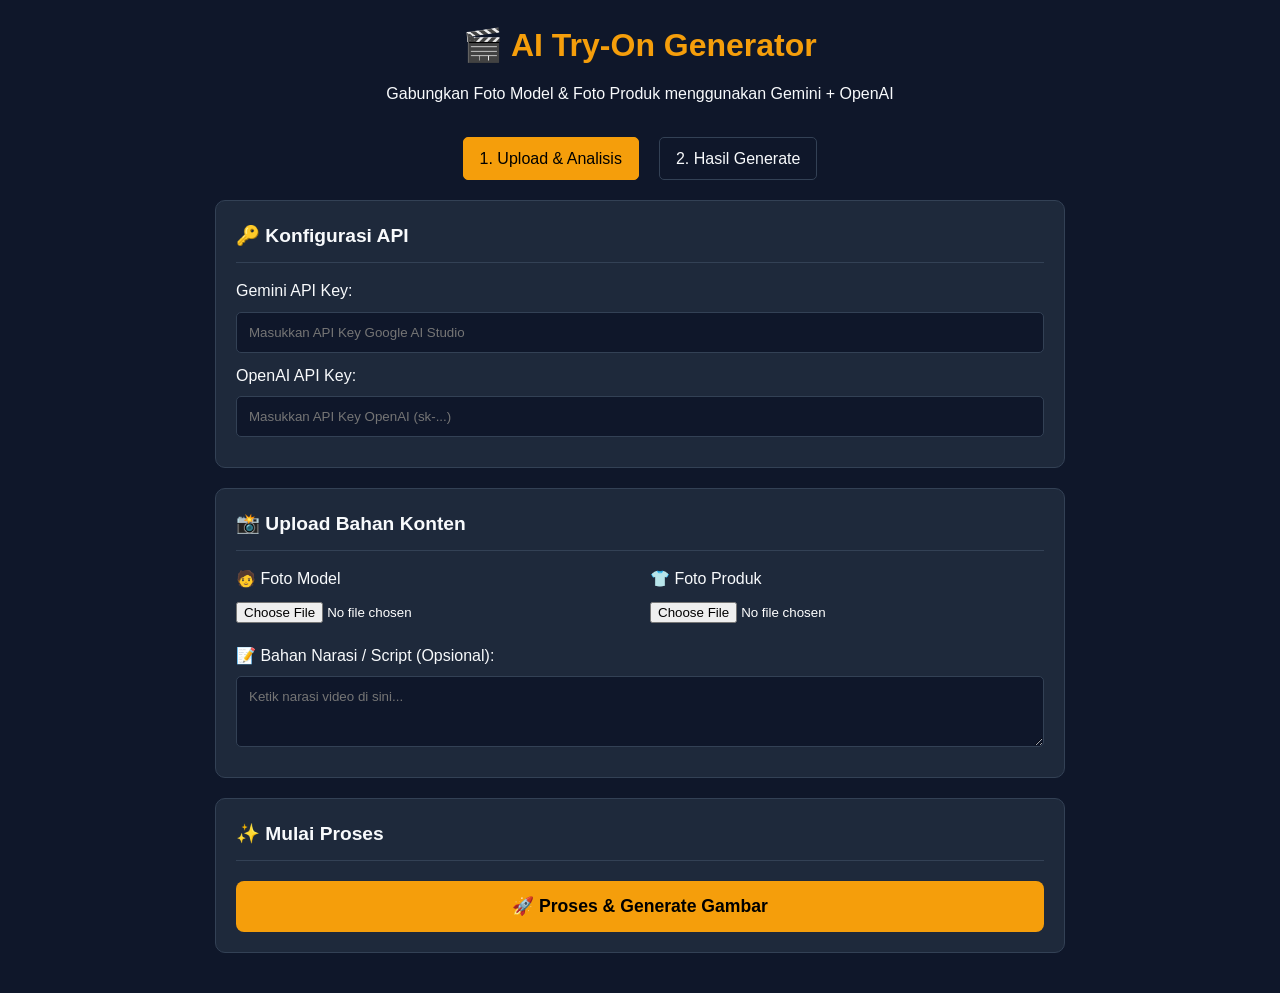
<file: index.html>
<!DOCTYPE html>
<html lang="id">
<head>
    <meta charset="UTF-8">
    <meta name="viewport" content="width=device-width, initial-scale=1.0">
    <title>Beranda - AI Try-On Generator</title>
    <link rel="stylesheet" href="style.css">
</head>
<body>
    <div class="container">
        <header>
            <h1>🎬 AI Try-On Generator</h1>
            <p>Gabungkan Foto Model & Foto Produk menggunakan Gemini + OpenAI</p>
        </header>

        <nav class="nav-links">
            <a href="index.html" class="active">1. Upload & Analisis</a>
            <a href="result.html">2. Hasil Generate</a>
        </nav>

        <main>
            <!-- Panel API -->
            <section class="panel">
                <h2>🔑 Konfigurasi API</h2>
                <div class="input-group">
                    <label>Gemini API Key:</label>
                    <input type="password" id="geminiKey" placeholder="Masukkan API Key Google AI Studio">
                </div>
                <div class="input-group">
                    <label>OpenAI API Key:</label>
                    <input type="password" id="openaiKey" placeholder="Masukkan API Key OpenAI (sk-...)">
                </div>
            </section>

            <!-- Panel Upload -->
            <section class="panel">
                <h2>📸 Upload Bahan Konten</h2>
                <div class="upload-grid">
                    <div class="upload-box">
                        <label for="modelImg">🧑 Foto Model</label>
                        <input type="file" id="modelImg" accept="image/*">
                        <img id="previewModel" class="preview" style="display:none;" alt="Preview Model">
                    </div>
                    <div class="upload-box">
                        <label for="productImg">👕 Foto Produk</label>
                        <input type="file" id="productImg" accept="image/*">
                        <img id="previewProduct" class="preview" style="display:none;" alt="Preview Produk">
                    </div>
                </div>
                <div class="input-group" style="margin-top: 20px;">
                    <label for="narrationText">📝 Bahan Narasi / Script (Opsional):</label>
                    <textarea id="narrationText" rows="3" placeholder="Ketik narasi video di sini..."></textarea>
                </div>
            </section>

            <!-- Panel Aksi -->
            <section class="panel">
                <h2>✨ Mulai Proses</h2>
                <div class="action-buttons">
                    <button id="btnGenerate" class="btn-primary">🚀 Proses & Generate Gambar</button>
                </div>
                
                <div id="statusArea" class="status hidden">
                    <div class="spinner"></div>
                    <p id="statusText">Memproses...</p>
                </div>
            </section>
        </main>
    </div>

    <script type="module" src="app.js"></script>
</body>
</html>
</file>
<file: style.css>
:root {
    --bg: #0f172a;
    --panel: #1e293b;
    --text: #f8fafc;
    --primary: #f59e0b;
    --primary-hover: #d97706;
    --border: #334155;
    --success: #10b981;
}

* { box-sizing: border-box; margin: 0; padding: 0; }

body {
    font-family: 'Segoe UI', Tahoma, Geneva, Verdana, sans-serif;
    background-color: var(--bg);
    color: var(--text);
    line-height: 1.6;
    padding: 20px;
}

.container { max-width: 850px; margin: 0 auto; }
header { text-align: center; margin-bottom: 30px; }
header h1 { color: var(--primary); margin-bottom: 10px; }

/* Navigasi Multipage */
.nav-links {
    display: flex;
    justify-content: center;
    gap: 20px;
    margin-bottom: 20px;
}
.nav-links a {
    color: var(--text);
    text-decoration: none;
    padding: 8px 16px;
    border-radius: 5px;
    border: 1px solid var(--border);
    transition: 0.2s;
}
.nav-links a:hover, .nav-links a.active {
    background: var(--primary);
    color: #000;
    border-color: var(--primary);
}

.panel {
    background: var(--panel);
    padding: 20px;
    border-radius: 10px;
    margin-bottom: 20px;
    border: 1px solid var(--border);
}
.panel h2 { font-size: 1.2rem; margin-bottom: 15px; border-bottom: 1px solid var(--border); padding-bottom: 10px; }

.input-group { display: flex; flex-direction: column; gap: 8px; margin-bottom: 10px; }
.input-group input, .input-group textarea { 
    padding: 12px; border-radius: 5px; border: 1px solid var(--border); 
    background: #0f172a; color: white; font-family: inherit;
}
.input-group small { color: #94a3b8; }
.input-group a { color: var(--primary); }

.upload-grid { display: grid; grid-template-columns: 1fr 1fr; gap: 20px; }
.upload-box { display: flex; flex-direction: column; gap: 10px; }
.upload-box input[type="file"] { color: white; }

.preview {
    width: 100%; height: 200px; object-fit: contain;
    background: #000; border-radius: 5px; border: 1px solid var(--border);
}

.action-buttons { text-align: center; margin-top: 20px; }
.btn-primary {
    background: var(--primary); color: #000; border: none;
    padding: 15px 30px; font-size: 1.1rem; font-weight: bold;
    border-radius: 8px; cursor: pointer; transition: 0.2s; width: 100%;
}
.btn-primary:hover { background: var(--primary-hover); }
.btn-primary:disabled { background: #64748b; cursor: not-allowed; }

.status { text-align: center; margin-top: 20px; padding: 20px; background: #0f172a; border-radius: 8px; }
.hidden { display: none; }

.spinner {
    border: 4px solid rgba(255,255,255,0.1); width: 36px; height: 36px;
    border-radius: 50%; border-left-color: var(--primary);
    animation: spin 1s linear infinite; margin: 0 auto 10px;
}
@keyframes spin { 0% { transform: rotate(0deg); } 100% { transform: rotate(360deg); } }

.result { margin-top: 20px; text-align: center; }
.result img { width: 100%; max-height: 500px; object-fit: contain; border-radius: 8px; margin-bottom: 15px; border: 1px solid var(--border); }

.btn-download {
    display: inline-block; background: var(--success); color: white;
    text-decoration: none; padding: 12px 24px; border-radius: 5px;
    font-weight: bold; cursor: pointer; border: none; font-size: 1rem;
}
.btn-download:hover { background: #059669; }

@media (max-width: 600px) { .upload-grid { grid-template-columns: 1fr; } }
</file>
